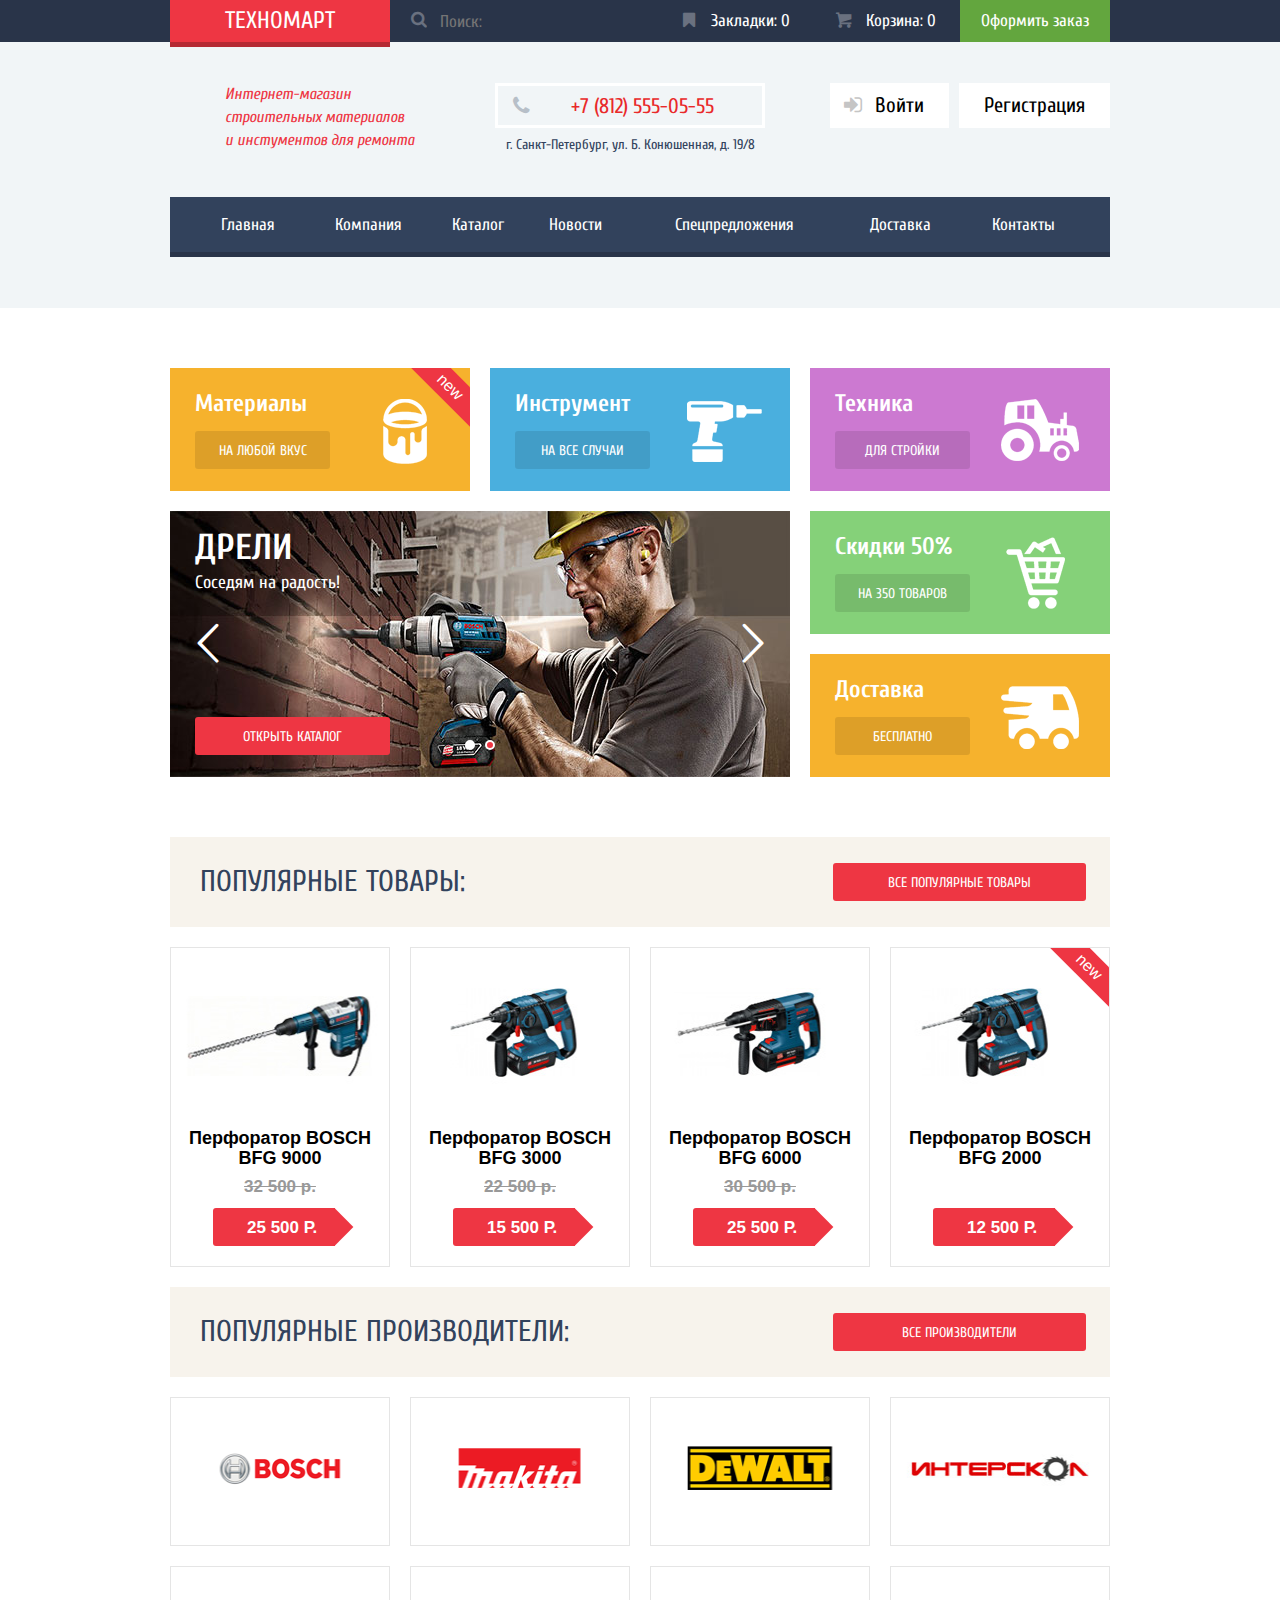
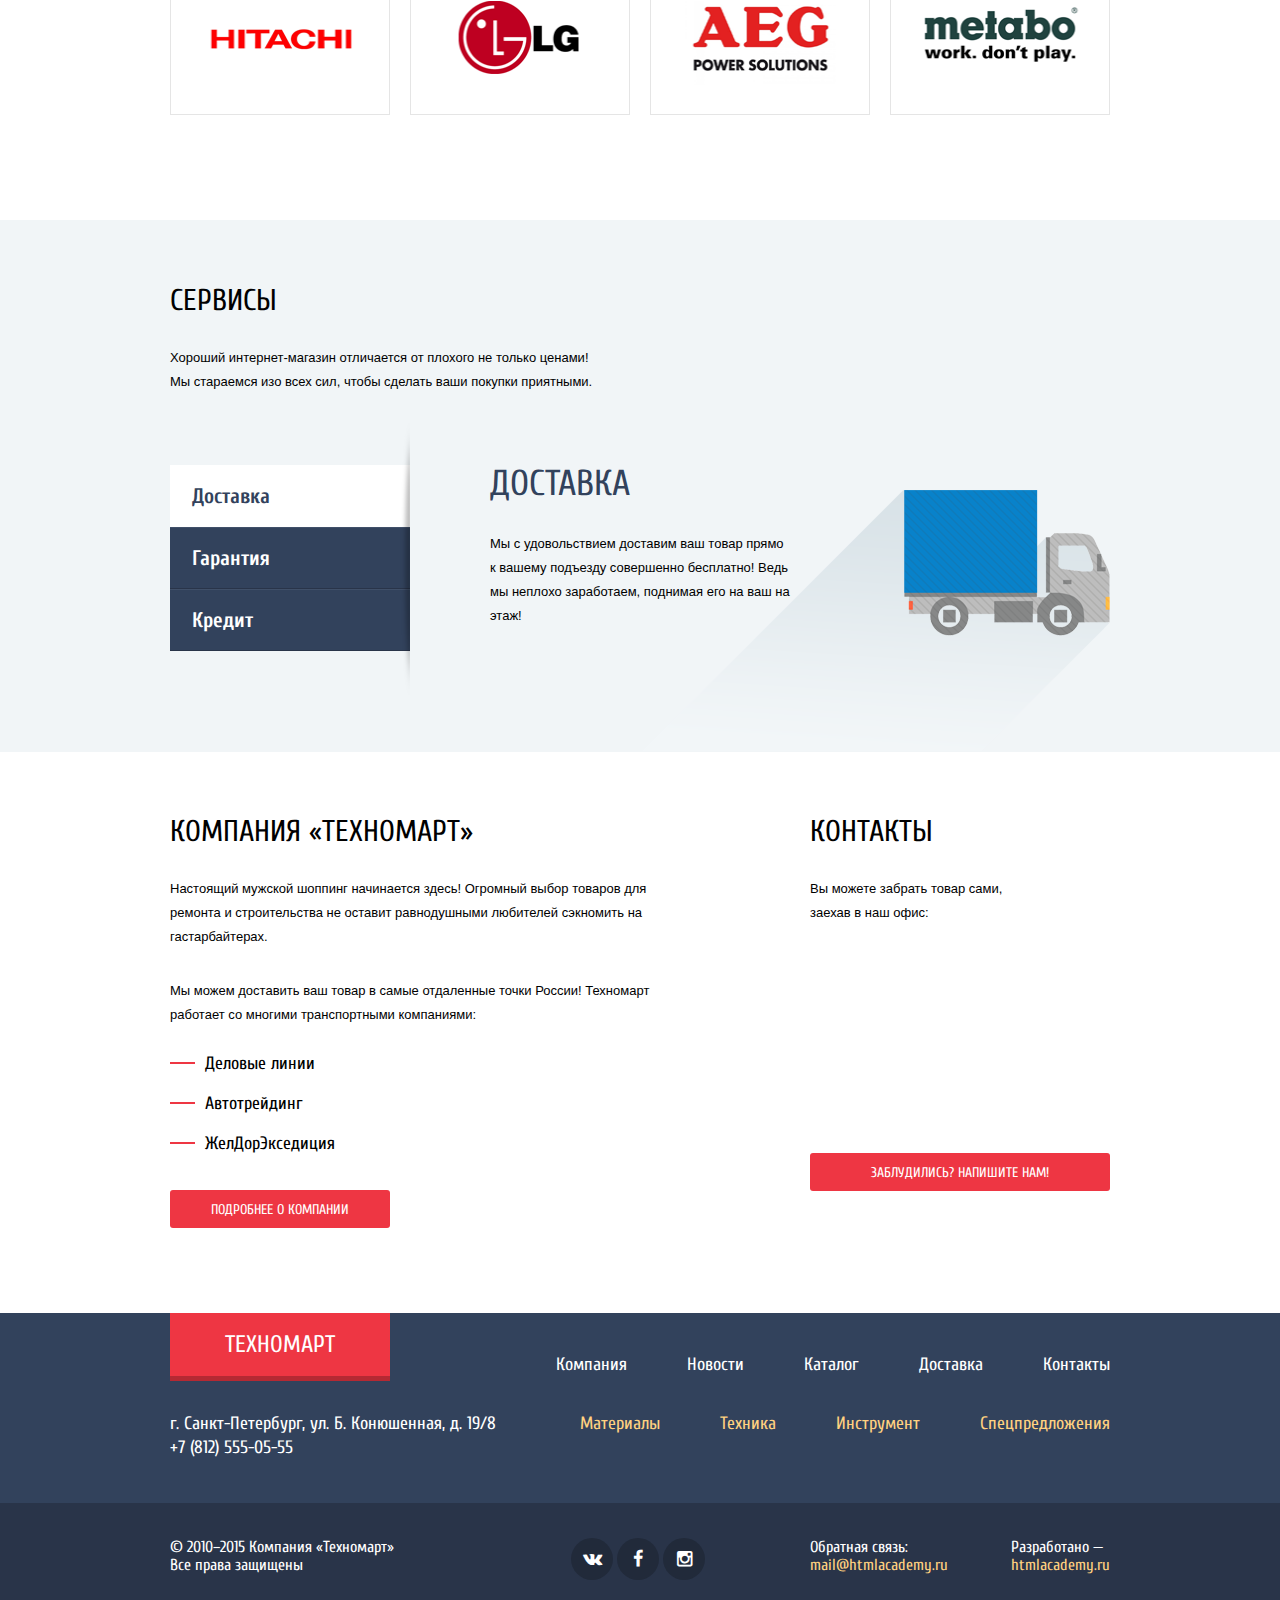
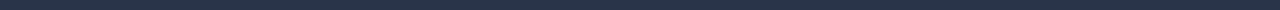
<file: index.html>
<!DOCTYPE html>
<html>
<head>
	<meta charset="utf-8">
	<title>ТЕХНОМАРТ</title>
	<link href='http://fonts.googleapis.com/css?family=Cuprum:400,400italic,700,700italic&amp;subset=latin,cyrillic' rel='stylesheet' type='text/css'>
	<link rel="stylesheet" href="css/normalize.css">
	<link rel="stylesheet" href="css/style.css">
</head>
<body>
	<header>
		<div class="blue-background">
			<div class="container clearfix">
				<a href="index.html" class="logo">Техномарт</a>
				<label class="search">
					<input type="search" placeholder="Поиск:">
					<i class="icon-search"></i>
				</label>
				<a href="#" class="empty-bookmark user-info"><i class="icon-bookmark"></i><span>Закладки: 0</span></a>
				<a href="#" class="empty-basket user-info"><i class="icon-basket"></i><span>Корзина: 0</span></a>
				<a href="#" class="order-btn"><span>Оформить заказ</span></a>
			</div>
		</div>
		<div class="grey-background">
			<div class="container">
				<div class="shop-info clearfix">	
					<div class="caption">
						Интернет-магазин
						строительных материалов<br>
						и инстументов для ремонта
					</div>
					<div class="contacts">
						<div class="phone"><i class="icon-phone"></i><span>+7 (812) 555-05-55</span></div>
						<div class="adress">г. Санкт-Петербург, ул. Б. Конюшенная, д. 19/8</div>
					</div>
					<div class="login-info">
						<a href="#" class="login btn"><i class="icon-login"></i><span>Войти</span></a>
						<a href="#" class="registration btn">Регистрация</a>
					</div>
				</div>
				<ul class="main-menu clearfix">
					<li><a href="index.html">Главная</a></li>
					<li><a href="#">Компания</a></li>
					<li><a href="catalog.html">Каталог</a></li>
					<li><a href="#">Новости</a></li>
					<li><a href="#">Спецпредложения</a></li>
					<li><a href="#">Доставка</a></li>
					<li><a href="#">Контакты</a></li>
				</ul>
			</div>
		</div>
	</header>

	<div class="white-background">
		<div class="container">
			<section class="features clearfix">
				<div class="features-item materials">
					<h4>Материалы</h4>
					<a href="#" class="btn">На любой вкус</a>
					<div class="new-item">new</div>
				</div>

				<div class="features-item tools">
					<h4>Инструмент</h4>
					<a href="#" class="btn">На все случаи</a>
				</div>

				<div class="features-item machinary">
					<h4>Техника</h4>
					<a href="#" class="btn">Для стройки</a>
				</div>

				<figure class="features-item slider">
					<i class="icon-left"></i>
					<i class="icon-right"></i>
					<div class="slides">
						<div class="slide">
							<img src="img/drill-picture.jpg" alt="Дрель" width="620" height="266">
							<h2>Дрели</h2>
							<p>Соседям на радость!</p>
						</div>
						<div class="slide">
							<img src="img/perforator-picture.jpg" alt="Дрель" width="620" height="266">
							<h2>Перфораторы</h2>
							<p>Настроящие мужские игрушки</p>
						</div>
					</div>
					<a href="#" class="btn">Открыть каталог</a>
					
				</figure>

				<div class="features-item sale">
					<h4>Скидки 50%</h4>
					<a href="#" class="btn">На 350 товаров</a>
				</div>

				<div class="features-item shipping">
					<h4>Доставка</h4>
					<a href="#" class="btn">Бесплатно</a>
				</div>
			</section>

			<section class="favorite-content">
				<div class="favorite-title clearfix">
					<h3>Популярные товары:</h3>
					<a href="#" class="btn">Все популярные товары</a>
				</div>
				<div class="item-cards clearfix">
					<article class="item-card">
						<div class="item-offer">
							<a href="#" class="item-buy"><i class="icon-basket"></i>Купить</a>
							<a href="#" class="item-bookmark">В закладки</a>
						</div>
						<a href="#"><img src="img/item-card-photo-1.jpg" alt="Фото товара" width="218" height="170"></a>
						<h5><a href="#">Перфоратор BOSCH<br>BFG 9000</a></h5>
						<div class="old-price">32 500 р.</div>
						<a href="#" class="btn">25 500 р.</a>
					</article>

					<article class="item-card">
						<div class="item-offer">
							<a href="#" class="item-buy"><i class="icon-basket"></i>Купить</a>
							<a href="#" class="item-bookmark">В закладки</a>
						</div>
						<a href="#"><img src="img/item-card-photo-2.jpg" alt="Фото товара" width="218" height="170"></a>
						<h5><a href="#">Перфоратор BOSCH<br>BFG 3000</a></h5>
						<div class="old-price">22 500 р.</div>
						<a href="#" class="btn">15 500 р.</a>
					</article>

					<article class="item-card">
						<div class="item-offer">
							<a href="#" class="item-buy"><i class="icon-basket"></i>Купить</a>
							<a href="#" class="item-bookmark">В закладки</a>
						</div>
						<a href="#"><img src="img/item-card-photo-3.jpg" alt="Фото товара" width="218" height="170"></a>
						<h5><a href="#">Перфоратор BOSCH<br>BFG 6000</a></h5>
						<div class="old-price">30 500 р.</div>
						<a href="#" class="btn">25 500 р.</a>
					</article>	

					<article class="item-card">
						<div class="item-offer">
							<a href="#" class="item-buy"><i class="icon-basket"></i>Купить</a>
							<a href="#" class="item-bookmark">В закладки</a>
						</div>
						<a href="#"><img src="img/item-card-photo-4.jpg" alt="Фото товара" width="218" height="170"></a>
						<h5><a href="#">Перфоратор BOSCH<br>BFG 2000</a></h5>
						<a href="#" class="btn">12 500 р.</a>
						<div class="new-item">new</div>
					</article>				
				</div>

				<div class="favorite-title  clearfix">
					<h3>Популярные производители:</h3>
					<a href="#" class="btn">Все производители</a>
				</div>
				<div class="item-brands clearfix">
					<a href="#" class="favorite-brand bosh"><img src="img/bosch-logo.png" alt="Лого Bosch" width="218" height="145"></a>
					<a href="#" class="favorite-brand makita"><img src="img/makita-logo.png" alt="Лого Makita" width="218" height="145"></a>
					<a href="#" class="favorite-brand dewalt"><img src="img/dewalt-logo.png" alt="Лого Dewalt" width="218" height="145"></a>
					<a href="#" class="favorite-brand interskol"><img src="img/interskol-logo.png" alt="Лого Интерскол" width="218" height="145"></a>
					<a href="#" class="favorite-brand hitachi"><img src="img/hitachi-logo.png" alt="Лого Hitachi" width="218" height="145"></a>
					<a href="#" class="favorite-brand lg"><img src="img/lg-logo.png" alt="Лого LG" width="218" height="145"></a>
					<a href="#" class="favorite-brand aeg"><img src="img/aeg-logo.png" alt="Лого AEG" width="218" height="145"></a>
					<a href="#" class="favorite-brand metabo"><img src="img/metabo-logo.png" alt="Лого Metabo" width="218" height="145"></a>
				</div>
			</section>
		</div>
	</div>

	<div class="grey-background">
		<section class="services container">
			<h3>Сервисы</h3>
			<p>
				Хороший интернет-магазин отличается от плохого не только ценами!<br>
				Мы стараемся изо всех сил, чтобы сделать ваши покупки приятными.
			</p>
			<div class="services-slider clearfix">
				<div class="services-menu">
					<a href="#" class="active-tab">Доставка</a>	
					<a href="#" class="unactive-tab">Гарантия</a>	
					<a href="#" class="unactive-tab">Кредит</a>	
				</div>
				<div class="service-description">
					<div class="delivery">
						<h2>Доставка</h2>
						<p>
							Мы с удовольствием доставим ваш товар прямо 
							к вашему подъезду совершенно бесплатно!
							Ведь мы неплохо заработаем, 
							поднимая его на ваш на этаж!
						</p>
					</div>
					<div class="garantie">
						<h2>Гарантия</h2>
						<p>
							Если купленный у нас товар поломается или заискрит, 
							а также в случае пожара, спровоцированного его возгаранием,  вы всегда можете быть уверены в нашей гарантии. Мы обменяем сгоревший товар на новый. 
							Дом уж восстановите как-нибудь сами.
						</p>
					</div>
					<div class="credit">
						<h2>Кредит</h2>
						<p>
							Залезть в долговую яму стало проще! 
							Кредитные консультанты придут вам на помощь.
						</p>
						<a href="#" class="btn">Отправить заявку</a>
					</div>
				</div>
			</div>
		</section>
	</div>

	<div class="white-background">
		<section class="about-company container clearfix">
			<div class="company-description">
				<h3>Компания «Техномарт»</h3>
				<p>
					Настоящий мужской шоппинг начинается здесь! Огромный выбор товаров для ремонта и строительства не оставит равнодушными любителей сэкномить на гастарбайтерах.
				</p>
				<p>
					Мы можем доставить ваш товар в самые отдаленные точки России!
					Техномарт работает со многими транспортными компаниями: 
				</p>
				<ul class="shipping-companies-brands">
					<li>Деловые линии</li>
					<li>Автотрейдинг</li>
					<li>ЖелДорЭкседиция</li>
				</ul>
				<a href="#" class="btn">Подробнее о компании</a>
			</div>

			<div class="company-contacts">
				<h3>Контакты</h3>
				<p>
					Вы можете забрать товар сами,<br>заехав в наш офис:
				</p>
				<div class="map-container">
					<div id="yandex-map"></div>
					<div class="map" id="modal-map"><div class="close-btn"></div></div>
				</div>
				<a href="#" class="btn">Заблудились? Напишите нам!</a>
			</div>
		</section>
	</div>

	<footer>
		<div class="light-blue-background">
			<div class="container">
				<div class="first-line-footer clearfix">
					<a href="index.html" class="logo">Техномарт</a>
					<ul class="footer-menu">
						<li><a href="#">Компания</a></li>
						<li><a href="#">Новости</a></li>
						<li><a href="catalog.html">Каталог</a></li>
						<li><a href="#">Доставка</a></li>
						<li><a href="#">Контакты</a></li>
					</ul>
				</div>
				<div class="second-line-footer clearfix">
					<p>
						г. Санкт-Петербург, ул. Б. Конюшенная, д. 19/8<br>
						+7 (812) 555-05-55
					</p>
						<ul class="footer-features-menu">
							<li><a href="#">Материалы</a></li>
							<li><a href="#">Техника</a></li>
							<li><a href="#">Инструмент</a></li>
							<li><a href="#">Спецпредложения</a></li>
						</ul>
				</div>
			</div>
		</div>
		<div class="blue-background">
			<div class="third-line-footer container clearfix">
				<p class="company-copyright">
					© 2010–2015 Компания «Техномарт»<br>
					Все права защищены
				</p>

				<div class="social">
					<a href="#" class="icon-vk">vk</a>
					<a href="#" class="icon-facebook">fb</a>
					<a href="#" class="icon-instagramm">i</a>
				</div>

				<div class="email">
					Обратная связь:<br>
					<a href="#">mail@htmlacademy.ru</a>				
				</div>

				<div class="developer-copyright">
					Разработано —<br>
					<a href="https://htmlacademy.ru/">htmlacademy.ru</a>
				</div>
			</div>
		</div>
	</footer>

	<div class="modal-basket-add">
		<div class="notice">
			Товар добавлен в корзину!
		</div>
		<div class="modal-buttons">
			<a href="#" class="btn finish">Оформить заказ</a>
			<a href="#" class="btn continue">Продолжить покупки</a>
		</div>
		<div class="close-btn"></div>
	</div>

	<div class="modal-form">
		<form action="#" method="post">
			<div class="form-info">
				<div class="name">
					<label for="name">Ваше имя:</label>
					<input type="text" placeholder="Представьтесь, пожалуйста" id="name">
				</div>	

				<div class="email">
					<label for="email">Ваш e-mail:</label>
					<input type="text" placeholder="Для отправки ответа" id="email">
				</div>
				<div class="clearfix"></div>
				
				<div class="text">
					<label for="text">Текст письма:</label>
					<textarea placeholder="В свободной форме" id="text"></textarea>
				</div>
			</div>
		
			<div class="modal-buttons">
				<button type="submit" href="#" class="btn finish">Отправить</button>
				<button href="#" class="btn continue">Отмена</button>
			</div>
		</form>

		<div class="close-btn"></div>
	</div>
	<script type="text/javascript" src="js/script.js"></script>
	<script type="text/javascript" charset="utf-8" src="https://api-maps.yandex.ru/services/constructor/1.0/js/?sid=2ynwY6FFTmbDoRfqrXriylzxe4vF7v-P&id=yandex-map"></script>
	<script type="text/javascript" charset="utf-8" src="https://api-maps.yandex.ru/services/constructor/1.0/js/?sid=2ynwY6FFTmbDoRfqrXriylzxe4vF7v-P&id=modal-map"></script>
</body>
</html>
</file>
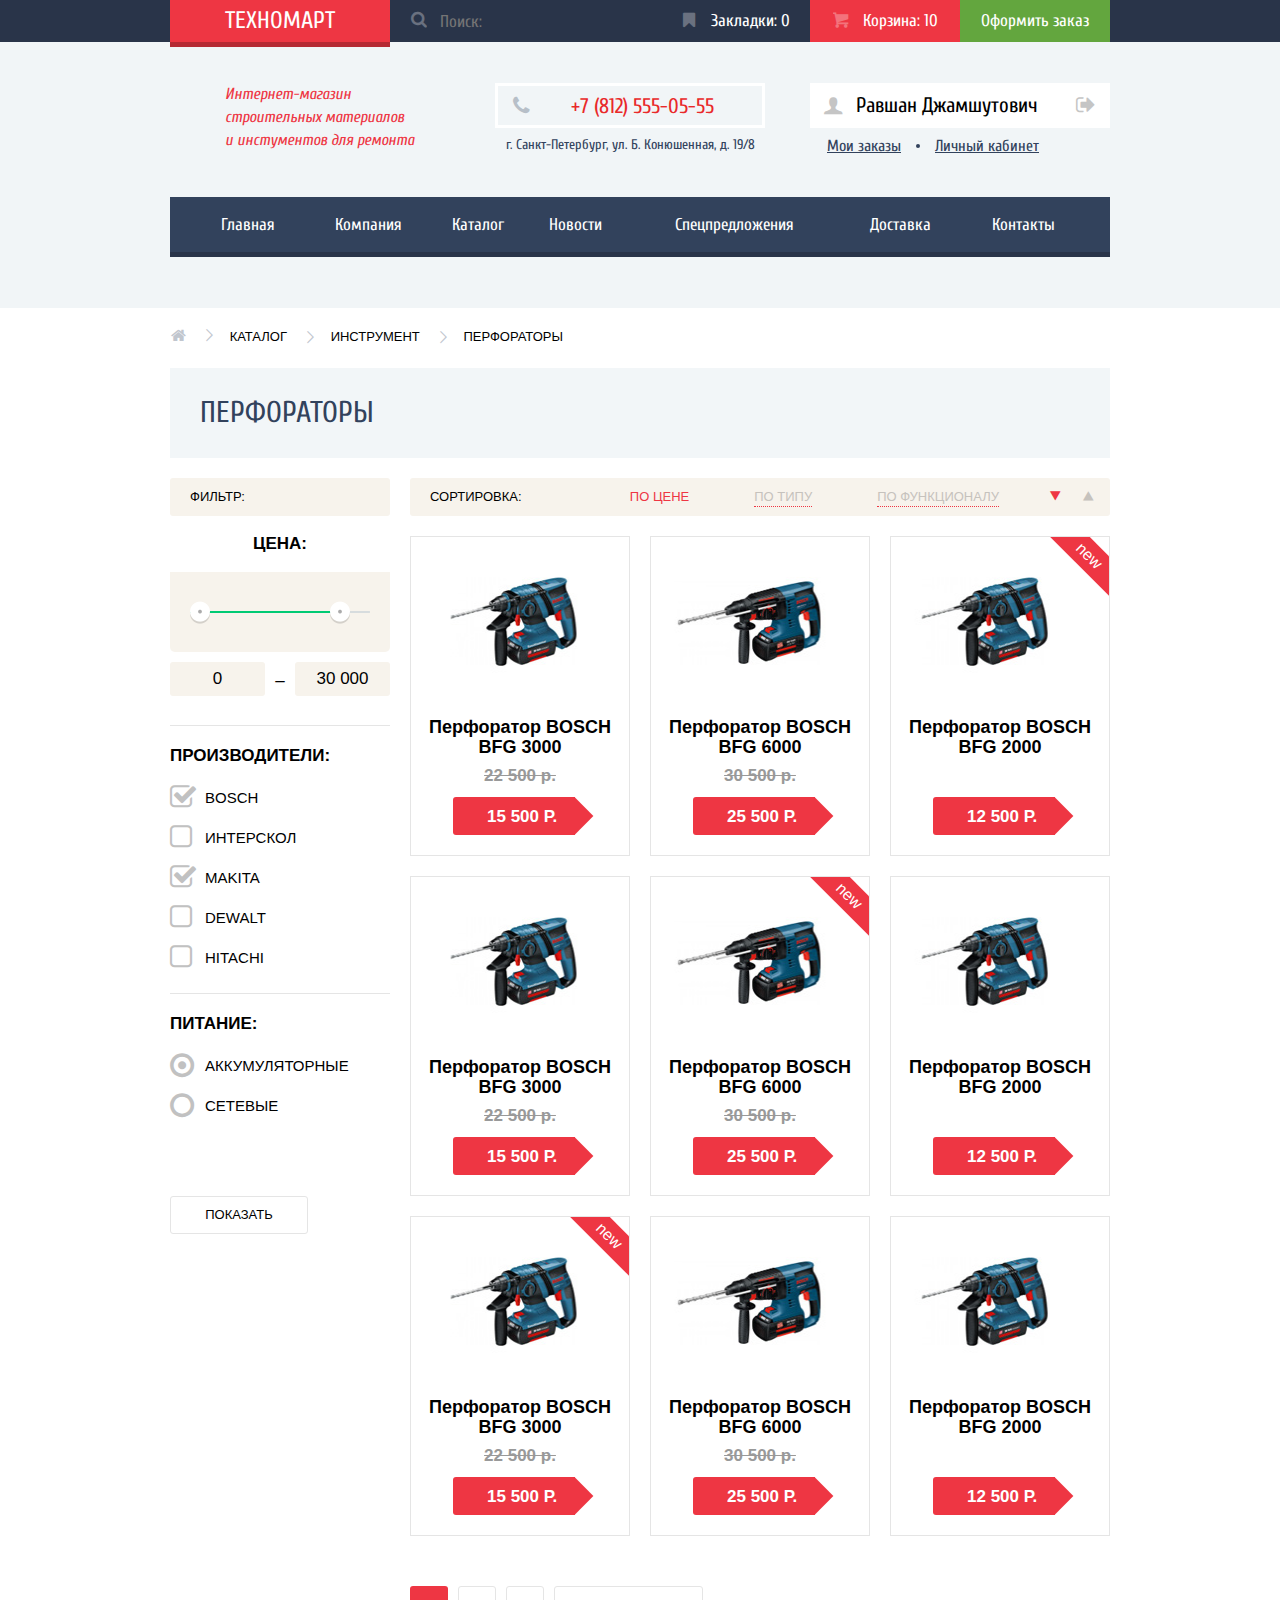
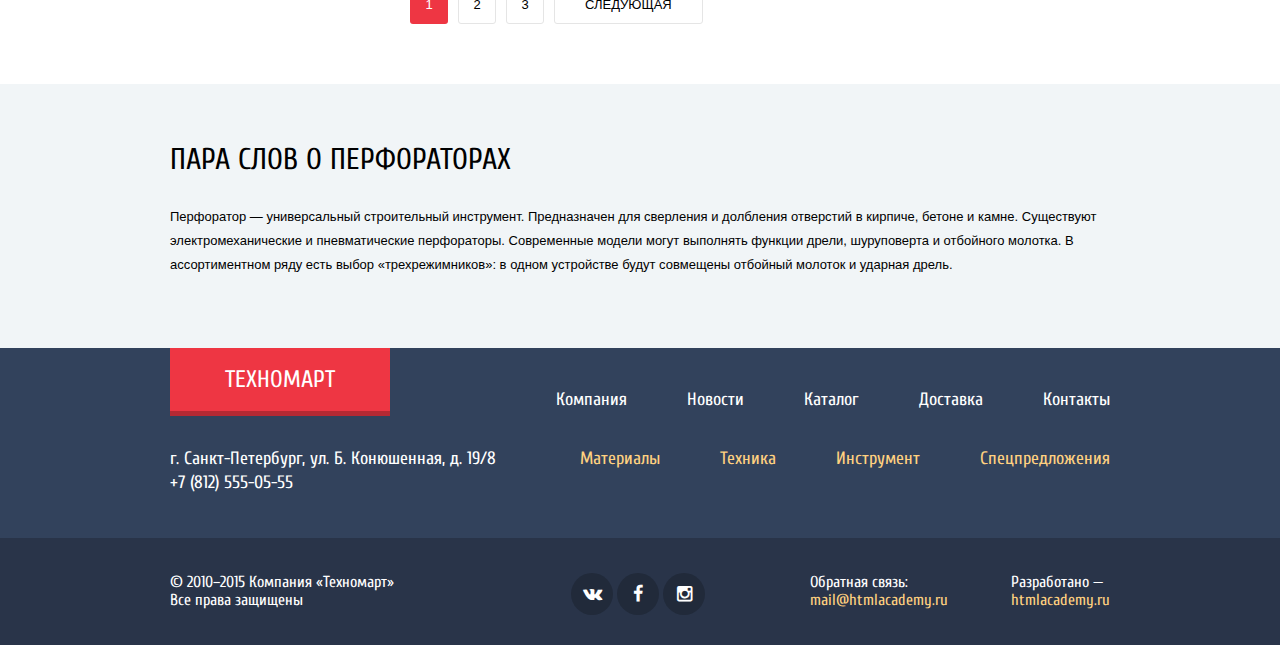
<file: catalog.html>
<!DOCTYPE html>
<html>
<head>
	<meta charset="utf-8">
	<title>ТЕХНОМАРТ</title>
	<link href='http://fonts.googleapis.com/css?family=Cuprum:400,400italic,700,700italic&amp;subset=latin,cyrillic' rel='stylesheet' type='text/css'>
	<link rel="stylesheet" href="css/normalize.css">
	<link rel="stylesheet" href="css/style.css">
</head>
<body>
	<header>
		<div class="blue-background">
			<div class="container clearfix">
				<a href="index.html" class="logo">Техномарт</a>
				<label class="search">
					<input type="search" placeholder="Поиск:">
					<i class="icon-search"></i>
				</label>
				<a href="#" class="empty-bookmark user-info"><i class="icon-bookmark"></i><span>Закладки: 0</span></a>
				<a href="#" class="filled-basket user-info"><i class="icon-basket"></i><span>Корзина: 10</span></a>
				<a href="#" class="order-btn"><span>Оформить заказ</span></a>
			</div>
		</div>
		<div class="grey-background">
			<div class="container">
				<div class="shop-info clearfix">	
					<div class="caption">
						Интернет-магазин
						строительных материалов<br>
						и инстументов для ремонта
					</div>
					<div class="contacts">
						<div class="phone"><i class="icon-phone"></i><span>+7 (812) 555-05-55</span></div>
						<div class="adress">г. Санкт-Петербург, ул. Б. Конюшенная, д. 19/8</div>
					</div>
					<div class="login-info">
						<div class="user-btn">
							<a href="#" class="user"><i class="icon-user"></i>Равшан Джамшутович</a>
							<a href="#" class="icon-logout"></a>
						</div>
						<ul class="user-menu">
							<li><a href="#">Мои заказы</a></li>
							<li><a href="#">Личный кабинет</a></li>
						</ul>
					</div>
				</div>
				<ul class="main-menu">
					<li><a href="index.html">Главная</a></li>
					<li><a href="#">Компания</a></li>
					<li><a href="catalog.html">Каталог</a></li>
					<li><a href="#">Новости</a></li>
					<li><a href="#">Спецпредложения</a></li>
					<li><a href="#">Доставка</a></li>
					<li><a href="#">Контакты</a></li>
				</ul>
			</div>
		</div>
	</header>
	
	<div class="white-background">
		<div class="container clearfix">
			<div class="breadcrumbs">
				<a href="#" class="home"><i class="icon-home"></i>Домой</a>
				<a href="#">Каталог</a>
				<a href="#">Инструмент</a>
				<span>Перфораторы</span>
			</div>

			<h1 class="section-title">Перфораторы</h1>

			<form class="item-filter" action="#" method="post">
				<div class="filter-title">
					<h6>Фильтр:</h6>
				</div>

				<div class="price-filter clearfix">
					<h5>Цена:</h5>
					<div class="slide-bar"></div>
					<input type="text" class="min-price" name="min-price" value="0">
					<span>–</span>
					<input type="text" class="max-price" name="max-price" value="30 000">
				</div>

				<div class="brand-filter">
					<h5>Производители:</h5>
					<input type="checkbox" name="brand" checked id="bosh"><label for="bosh">Bosch</label>
					<input type="checkbox" name="brand" id="interscol"><label for="interscol">Интерскол</label>
					<input type="checkbox" name="brand" checked id="makita"><label for="makita">Makita</label>
					<input type="checkbox" name="brand" id="dewalt"><label for="dewalt">Dewalt</label>
					<input type="checkbox" name="brand" id="hitachi"><label for="hitachi">Hitachi</label>
				</div>

				<div class="type-filter">
					<h5>Питание:</h5>
					<input type="radio" checked name="type" id="accumulator"><label for="accumulator">Аккумуляторные</label>
					<input type="radio" name="type" id="wired"><label for="wired">Сетевые</label>
				</div>

				<button type="submit" class="filter-submit">Показать</button>
			</form>

			<div class="item-content">
				<div class="sort-title clearfix">
					<h6>Сортировка:</h6>
					<a href="#" class="arrow icon-up-dir">Вниз</a>
					<a href="#" class="arrow  icon-down-dir active">Вверх</a>
					<a href="#" class="sort-by-functions">По функционалу</a>
					<a href="#" class="sort-by-type">По типу</a>
					<a href="#" class="sort-by-price active">По цене</a>
				</div>

				<div class="item-cards-content clearfix">
					<article class="item-card">
						<div class="item-offer">
							<a href="#" class="item-buy"><i class="icon-basket"></i>Купить</a>
							<a href="#" class="item-bookmark">В закладки</a>
						</div>
						<a href="#"><img src="img/item-card-photo-2.jpg" alt="Фото товара" width="218" height="170"></a>
						<h5><a href="#">Перфоратор BOSCH<br>BFG 3000</a></h5>
						<div class="old-price">22 500 р.</div>
						<a href="#" class="btn">15 500 р.</a>
					</article>

					<article class="item-card">
						<div class="item-offer">
							<a href="#" class="item-buy"><i class="icon-basket"></i>Купить</a>
							<a href="#" class="item-bookmark">В закладки</a>
						</div>
						<a href="#"><img src="img/item-card-photo-3.jpg" alt="Фото товара" width="218" height="170"></a>
						<h5><a href="#">Перфоратор BOSCH<br>BFG 6000</a></h5>
						<div class="old-price">30 500 р.</div>
						<a href="#" class="btn">25 500 р.</a>
					</article>

					<article class="item-card">
						<div class="item-offer">
							<a href="#" class="item-buy"><i class="icon-basket"></i>Купить</a>
							<a href="#" class="item-bookmark">В закладки</a>
						</div>
						<a href="#"><img src="img/item-card-photo-4.jpg" alt="Фото товара" width="218" height="170"></a>
						<h5><a href="#">Перфоратор BOSCH<br>BFG 2000</a></h5>
						<a href="#" class="btn">12 500 р.</a>
						<div class="new-item">new</div>
					</article>

					<article class="item-card">
						<div class="item-offer">
							<a href="#" class="item-buy"><i class="icon-basket"></i>Купить</a>
							<a href="#" class="item-bookmark">В закладки</a>
						</div>
						<a href="#"><img src="img/item-card-photo-2.jpg" alt="Фото товара" width="218" height="170"></a>
						<h5><a href="#">Перфоратор BOSCH<br>BFG 3000</a></h5>
						<div class="old-price">22 500 р.</div>
						<a href="#" class="btn">15 500 р.</a>
					</article>

					<article class="item-card">
						<div class="item-offer">
							<a href="#" class="item-buy"><i class="icon-basket"></i>Купить</a>
							<a href="#" class="item-bookmark">В закладки</a>
						</div>
						<a href="#"><img src="img/item-card-photo-3.jpg" alt="Фото товара" width="218" height="170"></a>
						<h5><a href="#">Перфоратор BOSCH<br>BFG 6000</a></h5>
						<div class="old-price">30 500 р.</div>
						<a href="#" class="btn">25 500 р.</a>
						<div class="new-item">new</div>
					</article>

					<article class="item-card">
						<div class="item-offer">
							<a href="#" class="item-buy"><i class="icon-basket"></i>Купить</a>
							<a href="#" class="item-bookmark">В закладки</a>
						</div>
						<a href="#"><img src="img/item-card-photo-4.jpg" alt="Фото товара" width="218" height="170"></a>
						<h5><a href="#">Перфоратор BOSCH<br>BFG 2000</a></h5>
						<a href="#" class="btn">12 500 р.</a>
					</article>

					<article class="item-card">
						<div class="item-offer">
							<a href="#" class="item-buy"><i class="icon-basket"></i>Купить</a>
							<a href="#" class="item-bookmark">В закладки</a>
						</div>
						<a href="#"><img src="img/item-card-photo-2.jpg" alt="Фото товара" width="218" height="170"></a>
						<h5><a href="#">Перфоратор BOSCH<br>BFG 3000</a></h5>
						<div class="old-price">22 500 р.</div>
						<a href="#" class="btn">15 500 р.</a>
						<div class="new-item">new</div>
					</article>

					<article class="item-card">
						<div class="item-offer">
							<a href="#" class="item-buy"><i class="icon-basket"></i>Купить</a>
							<a href="#" class="item-bookmark">В закладки</a>
						</div>
						<a href="#"><img src="img/item-card-photo-3.jpg" alt="Фото товара" width="218" height="170"></a>
						<h5><a href="#">Перфоратор BOSCH<br>BFG 6000</a></h5>
						<div class="old-price">30 500 р.</div>
						<a href="#" class="btn">25 500 р.</a>
					</article>

					<article class="item-card">
						<div class="item-offer">
							<a href="#" class="item-buy"><i class="icon-basket"></i>Купить</a>
							<a href="#" class="item-bookmark">В закладки</a>
						</div>
						<a href="#"><img src="img/item-card-photo-4.jpg" alt="Фото товара" width="218" height="170"></a>
						<h5><a href="#">Перфоратор BOSCH<br>BFG 2000</a></h5>
						<a href="#" class="btn">12 500 р.</a>
					</article>
				</div>

				<div class="pagination">
						<div class="current-page-number">1</div>
						<a href="#">2</a>
						<a href="#">3</a>
						<a href="#" class="next-page-btn">Следующая</a>
					</div>

			</div>
		</div>
	</div>

	<div class="grey-background">
		<div class="container item-description">
			<h2>Пара слов о перфораторах</h2>
			<p>
				Перфоратор — универсальный строительный инструмент. Предназначен для сверления и долбления отверстий в кирпиче, бетоне и камне. Существуют электромеханические и пневматические перфораторы. Современные модели могут выполнять функции дрели, шуруповерта и отбойного молотка. В ассортиментном ряду есть выбор «трехрежимников»: в одном устройстве будут совмещены отбойный молоток и ударная дрель.
			</p>
		</div>
	</div>

	<footer>
		<div class="light-blue-background">
			<div class="container">
				<div class="first-line-footer clearfix">
					<a href="index.html" class="logo">Техномарт</a>
					<ul class="footer-menu">
						<li><a href="#">Компания</a></li>
						<li><a href="#">Новости</a></li>
						<li><a href="catalog.html">Каталог</a></li>
						<li><a href="#">Доставка</a></li>
						<li><a href="#">Контакты</a></li>
					</ul>
				</div>
				<div class="second-line-footer clearfix">
					<p>
						г. Санкт-Петербург, ул. Б. Конюшенная, д. 19/8<br>
						+7 (812) 555-05-55
					</p>
						<ul class="footer-features-menu">
							<li><a href="#">Материалы</a></li>
							<li><a href="#">Техника</a></li>
							<li><a href="#">Инструмент</a></li>
							<li><a href="#">Спецпредложения</a></li>
						</ul>
				</div>
			</div>
		</div>
		<div class="blue-background">
			<div class="third-line-footer container clearfix">
				<p class="company-copyright">
					© 2010–2015 Компания «Техномарт»<br>
					Все права защищены
				</p>

				<div class="social">
					<a href="#" class="icon-vk">vk</a>
					<a href="#" class="icon-facebook">fb</a>
					<a href="#" class="icon-instagramm">i</a>
				</div>

				<div class="email">
					Обратная связь:<br>
					<a href="#">mail@htmlacademy.ru</a>				
				</div>

				<div class="developer-copyright">
					Разработано —<br>
					<a href="https://htmlacademy.ru/">htmlacademy.ru</a>
				</div>
			</div>
		</div>
	</footer>

	<div class="modal-basket-add">
		<div class="notice">
			Товар добавлен в корзину!
		</div>
		<div class="modal-buttons">
			<a href="#" class="btn finish">Оформить заказ</a>
			<a href="#" class="btn continue">Продолжить покупки</a>
		</div>
		<div class="close-btn"></div>
	</div>
	<script type="text/javascript" src="js/script.js"></script>
</body>
</html>
</file>
<file: css/style.css>
@charset "UTF-8";

 @font-face {
  font-family: 'symbols-technomart';
  src: url('../font/symbols-technomart.eot?22619757');
  src: url('../font/symbols-technomart.eot?22619757#iefix') format('embedded-opentype'),
       url('../font/symbols-technomart.woff?22619757') format('woff'),
       url('../font/symbols-technomart.ttf?22619757') format('truetype'),
       url('../font/symbols-technomart.svg?22619757#symbols-technomart') format('svg');
  font-weight: normal;
  font-style: normal;
}
/* Chrome hack: SVG is rendered more smooth in Windozze. 100% magic, uncomment if you need it. */
/* Note, that will break hinting! In other OS-es font will be not as sharp as it could be */
/*
@media screen and (-webkit-min-device-pixel-ratio:0) {
  @font-face {
    font-family: 'symbols-technomart';
    src: url('../font/symbols-technomart.svg?22619757#symbols-technomart') format('svg');
  }
}
*/
 
 [class^="icon-"]:before, [class*=" icon-"]:before {
  font-family: "symbols-technomart";
  font-style: normal;
  font-weight: normal;
  speak: none;
 
  display: inline-block;
  text-decoration: inherit;
  width: 1em;
  margin-right: .2em;
  text-align: center;
  /* opacity: .8; */
 
  /* For safety - reset parent styles, that can break glyph codes*/
  font-variant: normal;
  text-transform: none;
     
  /* fix buttons height, for twitter bootstrap */
  line-height: 1em;
 
  /* Animation center compensation - margins should be symmetric */
  /* remove if not needed */
  margin-left: .2em;
 
  /* you can be more comfortable with increased icons size */
  /* font-size: 120%; */
 
  /* Uncomment for 3D effect */
  /* text-shadow: 1px 1px 1px rgba(127, 127, 127, 0.3); */
}
 
.icon-left:before { content: '\3c'; } /* '&lt;' */
.icon-right:before { content: '\3e'; } /* '&gt;' */
.icon-basket:before { content: '\62'; } /* 'b' */
.icon-facebook:before { content: '\66'; } /* 'f' */
.icon-twitter:before { content: '\74'; } /* 't' */
.icon-vk:before { content: '\76'; } /* 'v' */
.icon-up:before { content: '\2c4'; } /* '˄' */
.icon-down:before { content: '\2c5'; } /* '˅' */
.icon-left-big:before { content: '\2190'; } /* '←' */
.icon-right-big:before { content: '\2192'; } /* '→' */
.icon-login:before { content: '\2386'; } /* '⎆' */
.icon-logout:before { content: '\241b'; } /* '␛' */
.icon-up-dir:before { content: '\25b2'; } /* '▲' */
.icon-down-dir:before { content: '\25bc'; } /* '▼' */
.icon-circle:before { content: '\25cb'; } /* '○' */
.icon-circle-dot:before { content: '\25cf'; } /* '●' */
.icon-star:before { content: '\2605'; } /* '★' */
.icon-check-off:before { content: '\2610'; } /* '☐' */
.icon-check-on:before { content: '\2611'; } /* '☑' */
.icon-youtube:before { content: '\f39e'; } /* '' */
.icon-home:before { content: '🏠'; } /* '\1f3e0' */
.icon-user:before { content: '👨'; } /* '\1f468' */
.icon-phone:before { content: '📞'; } /* '\1f4de' */
.icon-instagramm:before { content: '📷'; } /* '\1f4f7' */
.icon-search:before { content: '🔍'; } /* '\1f50d' */
.icon-bookmark:before { content: '🔖'; } /* '\1f516' */

body{
	font-size: 13px;
	line-height: 24px;
	color: black;
	font-weight: normal;
	font-family: "PT Sans", "Arial", sans-serif;
	padding: 0;
	margin: 0;
}

h2{
	font-size: 36px;
	line-height: 30px;
	font-family: Cuprum, sans-serif;
	text-transform: uppercase;
}

h3{
	font-size: 30px;
	line-height: 30px;
	margin-top: 65px;
	margin-bottom: 30px;
	font-weight: normal;
	font-family: Cuprum, sans-serif;
	text-transform: uppercase;
}

.clearfix::after{
	content: '';
	display: table;
	clear: both;
	width: 100%;
	height: 0;
}

.container{
	width: 940px;
	padding: 0 10px;
	margin: 0 auto;
}

.btn{
	display: inline-block;
}

/*--------хэдер----------*/

header{
	font-family: 'Cuprum', sans-serif;
}

header a{
	color: white;
	text-decoration: none;
}

.blue-background{
	background: #293449;
	color: white;
}

.logo{
	float: left;
	display: block;
	width: 210px;
	padding: 8px 5px;
	background: #ee3643;
	box-shadow: 0 5px 0 #b52933;
	font-family: 'Cuprum', sans-serif;
	font-size: 24px;
	line-height: 26px;
	text-align: center;
	text-transform: uppercase;
	color: white;
	text-decoration: none;
}

.logo:hover{
	background: #ca2c37;
	box-shadow: 0 5px 0 #9a212a;
}

.logo:active{
	background: #ba2732;
	box-shadow: 0 5px 0 #8e1e26;
}

.search{
	position: relative;
	display: block;
	float: left;
}

.search input[type="search"]{
	display: block;
	width: 215px;
	padding-left: 50px;
	padding-right: 5px;
	padding-top: 0;
	padding-bottom: 0;
	font-size: 17px;
	height: 42px;
	line-height: 18px;
	background: #293449;
	outline: none;
	border: none;
}

.search input[type="search"]:hover{
	background: #212a3a;
}

.search input[type="search"]:hover + .icon-search{
	opacity: 1;
}

.search input[type="search"]:focus{
	background: white;
	color: black;
}

.search input[type="search"]:focus + .icon-search{
	color: #ee3643;
	opacity: 1;
}

.search .icon-search{
	position: absolute;
	display: block;
	top: 8px;
	left: 17px;
	opacity: .3;
	font-size: 17px;
}

.search:active{
	background: white;
}

.user-info{
	float: left;
	display: block;
	width: 140px;
	font-size: 17px;
	line-height: 18px;
	text-align: center;
	padding: 12px 5px;
}

.user-info:hover{
	background: #212a3a;
}

.user-info:hover i::before{
	opacity: 1;
}

.user-info:active span{
	opacity: .6;
}

.user-info:active i::before{
	opacity: .6;
}

.user-info:active{
	background: #161d29;
}

.user-info i::before{
	padding-right: 14px;
	opacity: .3;
	margin: 0;
}

.user-info[class^="filled-"]{
	background: #ee3643;
}

.user-info[class^="filled-"]:hover{
	background: #ca2c37;
}

.user-info[class^="filled-"]:active{
	background: #ba2732;
}

.order-btn{
	float: right;
	display: block;
	width: 150px;
	background: #63a63e;
	text-align: center;
	font-size: 17px;
	line-height: 18px;
	padding-top: 12px;
	padding-bottom: 12px;
}

.order-btn:hover{
	background: #5fbb2d
}

.order-btn:active{
	background: #518534;
}

.order-btn:active span{
	opacity: .6;
}

.grey-background{
	background: #f1f5f7;
	border: 1px solid #f1f5f7;
}

.shop-info{
	margin-top: 40px;
}

.caption{
	float: left;
	width: 195px;
	margin-left: 55px;
	margin-bottom: 40px;
	font-size: 16px;
	line-height: 23px;
	color: #ee3643;
	font-style: italic;
}

.contacts{
	float: left;
	margin-left: 75px;
	margin-bottom: 40px;
	width: 270px;
}

.phone{
	border: 3px solid white;
	padding-top: 9px;
	padding-bottom: 4px;
}

.phone span{
	font-size: 21px;
	line-height: 21px;
	padding-left: 40px;
	color: #e9292a;
}

.phone .icon-phone:before{
	font-size: 21px;
	line-height: 21px;
	color: #b7bfc8;
	padding-left: 12px;
	margin: 0;
}

.adress{
	font-size: 14px;
	line-height: 24px;
	color: #32425c;
	text-align: center;
	margin-top: 5px;
}

.login-info{
	float: right;
	font-size: 0;
	margin-bottom: 40px;
}

.login-info .btn{
	color: black;
	font-size: 21px;
	line-height: 21px;
	background: white;
	padding-top: 12px;
	padding-bottom: 12px;
}

.login-info .btn:hover{
	color: #ee3643;
}

.login-info .btn:active{
	color: #c5c5c5;
}

.login .icon-login:before{
	line-height: 20px;
	color: #c5c5c5;
	padding: 0 12px;
	margin: 0;
}

.login-info .btn:hover .icon-login::before{
	color: #32425c;
}

.login-info .btn:active .icon-login::before{
	color: #c5c5c5;
}

.login span{
	padding-right: 25px;
}

.login{
	margin-right: 10px;
}

.registration{
	padding: 0 25px;
}

.login-info .user-btn{
	width: 300px;
	color: black;
	font-size: 21px;
	line-height: 21px;
	background: white;
	padding-top: 12px;
	padding-bottom: 12px;
}

.user{
	font-size: 21px;
	color: black;
	text-decoration: none;
}

.user .icon-user::before{
	font-size: 18px;
	color: #c5c5c5;
	margin: 0;
	padding: 0 14px;
}

.user-btn .icon-logout::before{
	float: right;
	font-size: 21px;
	line-height: 20px;
	color: #c5c5c5;
	margin: 0;
	padding: 0 14px;
}

.user:hover i::before{
	color: #32425c;
}

.user:active{
	color: #c5c5c5;
}

.user:active i::before{
	color: #c5c5c5;
}

.user-btn .icon-logout:hover::before{
	color: #32425c;
}

.user-btn .icon-logout:active::before{
	color: #c5c5c5;
}

.user-menu{
	margin-top: 10px;
	padding: 0;
	font-size: 16px;
	line-height: 16px;
	list-style: none;
}

.user-menu li{
	float: left;
	padding-left: 17px;
	padding-right: 17px;
	position: relative;
}

.user-menu a{
	color: #32425c;
	text-decoration: underline;
}

.user-menu a:hover{
	color: #ee3643;
}

.user-menu a:active{
	color: #c5c5c5;
}

.user-menu li:after{
	content: "";
	position: absolute;
	top: 6px;
	right: -2px;
	background: #32425c;
	width: 4px;
	height: 4px;
	border-radius: 50%;
}

.user-menu li:last-child:after{
	display: none;
}

.main-menu{
	display: table;
	margin-top: 0;
	margin-bottom: 55px;
	background: #32425c;
	box-shadow: 0 5px 0 #293449;
	width: 940px;
	padding: 0;
}

.main-menu li{
	display: table-cell;
	list-style: none;
	text-align: center;
}

.main-menu a{
	display: block;
	text-decoration: none;
	color: white;
	font-size: 17px;
	line-height: 17px;
	padding-top: 19px;
	padding-bottom: 19px;
}

.main-menu a:hover{
	background: #293449;
}

.main-menu a:active{
	background: #1d2739;
	color: #9b9da2;
	box-shadow: 0 5px 0 #1d2739;
}

.main-menu li:first-child a{
	padding-left: 20px;
}

.main-menu li:last-child a{
	padding-right: 20px;
}

/*--------контент----------*/

.breadcrumbs{
	margin: 17px 0;
	text-transform: uppercase;
	line-height: 20px;
}

.breadcrumbs a{
	display: inline-block;
	position: relative;
	text-decoration: none;
	color: black;
	margin-right: 40px;
}

.home{
	font-size: 0;
	line-height: 20px;
}

.breadcrumbs .icon-home:before{
	font-size: 16px;
	color: #c1c6ce;
	margin: 0;
	line-height: 20px;
}

.breadcrumbs a:after{
	font-family: "symbols-technomart";
	content: "\3e";
	position: absolute;
	top: 0;
	right: -27px;
	font-size: 14px;
	color: #c1c6ce;
}

.section-title{
	margin-top: 0;
	margin-bottom: 20px;
	padding: 30px;
	background: #f2f6f8;
	font-size: 30px;
	line-height: 30px;
	font-family: "Cuprum", "Arial", sans-serif;
	text-transform: uppercase;
	font-weight: normal;
	color: #32425c;
}

/*фильтры*/

.item-filter{
	float: left;
	width: 220px;
	margin-right: 20px;
}

.filter-title{
	background: #f7f3ec;
	border-radius: 3px;
}

h6{
	margin: 0;
	padding: 10px 20px;
	font-size: 13px;
	line-height: 18px;
	text-transform: uppercase;
	font-weight: normal;
}

.price-filter{
	width: 220px;
	padding-bottom: 25px;
	margin-bottom: 15px;
	border-bottom: 1px solid #e5e5e5;
	text-align: center;
}

h5{
	font-size: 17px;
	line-height: 30px;
	text-transform: uppercase;
	margin: 13px 0;
}

.slide-bar{
	height: 80px;
	margin-bottom: 10px;
	background: #f7f3ec url(../img/slide-bar.png) center no-repeat;
	border-radius: 0 0 5px 5px;
}

.price-filter input{
	display: inline-block;
	width: 95px;
	padding: 8px 0;
	background: #f7f3ec;
	border-radius: 3px;
	border: none;
	font-size: 17px;
	line-height: 18px;
	text-align: center;
}

.price-filter .min-price{
	float: left;
}

.price-filter .max-price{
	float: right;
}

.price-filter span{
	display: inline-block;
	font-size: 17px;
	line-height: 18px;
	padding: 10px 0;
	vertical-align: baseline;
}

.brand-filter{
	width: 220px;
	padding-bottom: 15px;
	margin-bottom: 15px;
	border-bottom: 1px solid #e5e5e5;
}

.brand-filter h5{
	margin-bottom: 7px;
}

.brand-filter input{
	display: none;
}

.brand-filter label{
	display: block;
	position: relative;
	font-size: 15px;
	line-height: 20px;
	text-transform: uppercase;
	padding: 10px 0;
	margin-left: 35px;
	cursor: pointer;
}

.brand-filter input+label::before{
	content: "\2610";
	font-family: "symbols-technomart";
	position: absolute;
	left: -35px;
	bottom: 7px;
	font-size: 28px;
	line-height: 28px;
	color: #c1c1c1;
	margin: 0;
}

.brand-filter input:checked+label::before{
	content: "\2611";
}

.brand-filter input+label:hover::before{
	color: #b5b5b5;
}

.type-filter{
	margin-bottom: 70px;
}

.type-filter h5{
	margin-bottom: 7px;
}

.type-filter input{
	display: none;
}

.type-filter label{
	display: block;
	font-size: 15px;
	line-height: 20px;
	text-transform: uppercase;
	padding: 10px 0;
	margin-left: 35px;
	position: relative;
	cursor: pointer;
}

.type-filter input+label::before{
	content: "\25cb";
	font-family: "symbols-technomart";
	position: absolute;
	left: -35px;
	bottom: 7px;
	font-size: 28px;
	line-height: 28px;
	color: #c1c1c1;
	margin: 0;
}

.type-filter input:checked+label::before{
	content: "\25cf";
}

.type-filter input+label:hover::before{
	color: #b5b5b5;
}

.filter-submit{
	width: 138px;
	font-size: 13px;
	line-height: 18px;
	text-transform: uppercase;
	text-align: center;
	padding: 9px 0;
	background: white;
	border: 1px solid #e5e5e5;
	border-radius: 3px;
}

.filter-submit:hover{
	border: 1px solid #bdc6ca;
}

.filter-submit:active{
	border: 1px solid #ee3643;
}

/*товары*/

.item-content{
	float: right;
	width: 700px;
}

.sort-title{
	width: 700px;
	margin-bottom: 20px;
	background: #f7f3ec;
	border-radius: 3px;
}

.sort-title h6{
	float: left;
}

.sort-title a{
	float: right;
	font-size: 13px;
	line-height: 18px;
	color: #c6c2bd;
	text-transform: uppercase;
	border-bottom: 1px dotted #ee3643;
	padding-top: 10px;
	margin-left: 65px;
	text-decoration: none;
}

.sort-title a:hover{
	color: black;
	border-bottom: 1px solid #ee3643;
}

.sort-title .arrow{
	font-size: 0;
	padding-top: 8px;
	border: none;
	margin-left: 0;
	margin-right: 10px;
}

.sort-title .arrow:hover{
	border: none;
}

.sort-title .arrow:before{
	font-size: 23px;
	line-height: 20px;
	margin: 0;
}

.arrow.icon-down-dir{
	margin-left: 45px;
}

.sort-title a.active{
	color: #ee3643;
	border: none;
}

.item-content .item-card:nth-of-type(3n){
	margin-right: 0;
}

.pagination{
	margin-top: 30px;
	margin-bottom: 60px;
}

.pagination{
	font-size: 0;
}

.current-page-number{
	display: inline-block;
	padding: 10px 0;
	background: #ee3643;
	width: 38px;
	font-size: 13px;
	line-height: 18px;
	color: white;
	border-radius: 3px;
	text-align: center;
}

.pagination a{
	display: inline-block;
	font-size: 13px;
	line-height: 18px;
	color: black;
	text-decoration: none;
	padding: 9px 0;
	min-width: 36px;
	text-align: center;
	text-transform: uppercase;
	border:1px solid #e5e5e5;
	border-radius: 3px;
	margin-left: 10px;
}

.pagination a:last-child{
	padding-right: 30px;
	padding-left: 30px;
}

.pagination a:hover{
	border: 1px solid #bdc6ca;
}

.pagination a:active{
	border: 1px solid #ee3643;
}

/*описание*/

.item-description{
	padding-top: 60px;
	padding-bottom: 70px;
}

.item-description h2{
	margin-top: 0;
	margin-bottom: 30px;
	font-size: 30px;
	line-height: 30px;
	font-weight: normal;
}

.item-description p{
	margin: 0;
}

/*фичаз*/

.features{
	margin-top: 60px;
	margin-bottom: 40px;
}

.features-item{
	float: left;
	width: 275px;
	height: 123px;
	margin-left: 20px;
	margin-bottom: 20px;
	color: white;
	position: relative;
	padding-left: 25px;
	overflow: hidden;
}

.features h4{
	font-size: 24px;
	line-height: 30px;
	color: white;
	font-family: 'Cuprum', sans-serif;
	margin-top: 21px;
	margin-bottom: 12px;
}

.new-item{
	position: absolute;
	top: 5px;
	right: -80px;
	color: white;
	background: #ee3643;
	width: 200px;
	transform: rotate(45deg);
	font-family: "PT Sans Narrow", "Arial", sans-serif;
	font-size: 16px;
	line-height: 18px;
	text-align: center;
	padding: 5px 0;
	z-index: 100;
}

.features .btn{
	color: white;
	text-decoration: none;
	text-transform: uppercase;
	font-family: 'Cuprum', sans-serif;
	font-size: 14px;
	line-height: 18px;
	text-align: center;
	background: rgba(0, 0, 0, .1);
	padding-top: 11px;
	padding-bottom: 9px;
	border-radius: 3px;
	min-width: 135px;
}

.features .btn:hover{
	background: rgba(0, 0, 0, .2);
}

.features .btn:active{
	background: rgba(0, 0, 0, .3);
}

.features-item:first-child{
	margin-left: 0;
}

.slider{
	margin: 0;
	width: 620px;
	height: 266px;
	padding: 0;
	overflow: hidden;
	position: relative;
}

.slides{
	position: absolute;
	top: 0;
	left: 0;
	z-index: 0;
	height: 266px;
	transition: left, right 1s, 1s 0;
}

.move-left{
	left: -620px;
}

.move-right{
	left: 0;
}

.slide{
	position: absolute;
	top: 0;
	left: 0;
	z-index: 10;
}

.slide:first-child{
	z-index: 20;
}

.slide h2,
.slide p,
.slider a{
	position: absolute;
	left: 25px;
}

.slide h2{
	top: 22px;
	margin: 0;
}

.slide p{
	top: 60px;
	margin: 0;
	padding: 0;
	font-family: 'Cuprum', sans-serif;
	font-size: 18px;
	line-height: 24px;
}

.slider .btn{
	bottom: 22px;
	background: #ee3643;
	min-width: 195px;
}

.slider .btn:hover{
	background: #ca2c37;
}

.slider .btn:active{
	background: #ba2732;
}

.slider i{
	color: white;
	font-size: 45px;
	line-height: 45px;
	cursor: pointer;
}

.slider .icon-left:before{
	position: absolute;
	left: 15px;
	top: 110px;
	z-index: 100;
	margin: 0;
}

.slider .icon-right:before{
	position: absolute;
	right: 15px;
	top: 110px;
	z-index: 100;
	margin: 0;
}

.slide:first-child:before{
	content: "";
	position: absolute;
	bottom: 35px;
	left: 295px;
	width: 6px;
	height: 6px;
	background: white;
	border: 2px solid white;
	border-radius: 50%;
}

.slide:first-child:after{
	content: "";
	position: absolute;
	bottom: 35px;
	left: 315px;
	width: 6px;
	height: 6px;
	background: #ee3643;
	border: 2px solid white;
	border-radius: 50%;
}

.slide:last-child:before{
	content: "";
	position: absolute;
	bottom: 35px;
	left: 315px;
	width: 6px;
	height: 6px;
	background: white;
	border: 2px solid white;
	border-radius: 50%;
}

.slide:last-child:after{
	content: "";
	position: absolute;
	bottom: 35px;
	left: 295px;
	width: 6px;
	height: 6px;
	background: #ee3643;
	border: 2px solid white;
	border-radius: 50%;
}

.materials{
	background: #f6b22d url(../img/materials.png) no-repeat 177px center;
}

.tools{
	background: #4aafde url(../img/tools.png) no-repeat 177px center;
}

.machinary{
	background: #cc79d1 url(../img/machinery.png) no-repeat 177px center;
}

.sale{
	background: #85d179 url(../img/sale.png) no-repeat 177px center;
}

.shipping{
	background: #f6b22d url(../img/shipping.png) no-repeat 177px center;
}

/*популярное*/

.favorite-content{
	margin-bottom: 85px;
}

.favorite-title{
	width: 940px;
	height: 90px;
	margin-bottom: 20px;
	background: #f7f3ec;
}

.favorite-title h3{
	float: left;
	margin-top: 30px;
	margin-bottom: 30px;
	padding-left: 30px;
	color: #32425c;
	font-weight: normal;
}

.favorite-title .btn{
	float: right;
	margin-right: 24px;
	margin-top: 26px;
	color: white;
	text-decoration: none;
	text-transform: uppercase;
	font-family: 'Cuprum', sans-serif;
	font-size: 14px;
	line-height: 18px;
	text-align: center;
	padding-top: 11px;
	padding-bottom: 9px;
	border-radius: 3px;
	background: #ee3643;
	min-width: 253px;
}

.favorite-title .btn:hover{
	background: #ca2c37;
}

.favorite-title .btn:active{
	background: #ba2732;
}

.favorite-content .item-card:nth-child(4n){
	margin-right: 0px;
}

/*карточка*/

.item-card{
	float: left;
	height: 318px;
	width: 218px;
	margin-right: 20px;
	margin-bottom: 20px;
	border: 1px solid #e5e5e5;
	position: relative;
	overflow: hidden;
	text-align: center;
	font-size: 0;
	line-height: 0;
}

.item-card:hover{
	box-shadow: 0 10px 25px rgba(41, 52, 73, .5);
	border: 1px solid white;
}

.item-offer{
	position: absolute;
	z-index: 10;
	top: 0;
	left: 0;
	height: 170px;
	width: 218px;
}

.item-buy{
	display: inline-block;
	position: relative;
	width: 135px;
	margin-top: 45px;
	margin-bottom: 8px;
	padding-top: 11px;
	padding-bottom: 6px;
	background: #63a63e;
	font-size: 14px;
	line-height: 18px;
	font-family: 'Cuprum', sans-serif;
	color: white;
	text-decoration: none;
	text-transform: uppercase;
	box-shadow: 0 3px 0 #367315;
	border-radius: 3px;
}

.item-buy .icon-basket:before{
	position: absolute;
	top: 10px;
	left: 12px;
	font-size: 17px;
	line-height: 18px;
	margin: 0;
	opacity: .3;
}

.item-buy:hover{
	background: #5fbb2d;
}

.item-buy:hover .icon-basket:before{
	opacity: 1;
}

.item-buy:active{
	background: #518534;
	box-shadow: 0 3px 0 #518534;
}

.item-bookmark{
	display: inline-block;
	width: 129px;
	padding-top: 8px;
	padding-bottom: 6px;
	font-size: 14px;
	line-height: 18px;
	font-family: 'Cuprum', sans-serif;
	color: #32425c;
	text-decoration: none;
	text-transform: uppercase;
	border: 3px solid #63a63e;
	border-radius: 3px;
}

.item-bookmark:hover{
	border: 3px solid #32425c;
}

.item-bookmark:active{
	opacity: .3;
}

.item-card img{
	position: absolute;
	top: 0;
	left: 0;
	z-index: 50;
}

.item-card:hover img{
	display: none;
}

.item-card h5{
	font-size: 18px;
	line-height: 20px; 
	text-transform: none;
	margin-top: 180px;
	margin-bottom: 10px;
}

.item-card h5 a{
	text-decoration: none;
	color: black;
}

.old-price{
	font-size: 17px;
	line-height: 18px;
	color: #999999;
	font-weight: bold;
	text-decoration: line-through;
}

.item-card .btn{
	position: absolute;
	bottom: 20px;
	left: 42px;
	color: white;
	text-decoration: none;
	text-transform: uppercase;
	font-size: 17px;
	line-height: 18px;
	text-align: left;
	font-weight: bold;
	padding-left: 34px;
	padding-top: 11px;
	padding-bottom: 9px;
	border-radius: 3px 0 0 3px;
	min-width: 135px;
	background: #ee3643;
	min-width: 88px;
}

.item-card .btn:hover{
	background: #ca2c37;
}

.item-card .btn:active{
	background: #ba2732;
}

.item-card .btn:after{
	content: "";
	position: absolute;
	top: 6px;
	right: -13px;
	width: 26px;
	height: 26px;
	background: inherit;
	transform: rotate(45deg);
}

/*лого*/

.item-brands a{
	float: left;
	height: 147px;
	width: 218px;
	margin-right: 20px;
	margin-bottom: 20px;
	border: 1px solid #e5e5e5;
}

.item-brands a:hover{
	box-shadow: 0 10px 25px rgba(41, 52, 73, .5);
	border: 1px solid white;
}

.item-brands a:active{
	box-shadow: 0 4px 10px rgba(41, 52, 73, .5);
}

.item-brands a:active img{
	opacity: .3;
}

.item-brands a:nth-child(4n){
	margin-right: 0px;
}

/*сервисы*/

.services{
	padding-top: 0;
}

.services-slider{
	margin-top: 72px;
}

.services-menu{
	float: left;
	width: 240px;
	position: relative;
}

.services-menu a{
	display: block;
	margin-bottom: 2px;
	padding-left: 22px;
	padding-top: 15px;
	padding-bottom: 15px;
	font-family: "Cuprum", "Arial", sans-serif;
	font-size: 21px;
	line-height: 30px;
	color: white;
	font-weight: bold;
	text-decoration: none;
	background: #32425c;
	box-shadow: 
		0 1px 0 #293449,
		0 -1px 0 #405069;
}

.services-menu a:hover{
	background: #293449;
}

.services-menu .active-tab{
	background: white;
	color: #32425c;
	box-shadow: 
		0 1px 0 white,
		0 -1px 0 white;
	cursor: default;
}

.services-menu .active-tab:hover{
	background: white;
}

.services-menu:after{
	content: "";
	position: absolute;
	top: -43px;
	right: 0;
	width: 10px;
	height: 272px;
	background: transparent url(../img/vertical-shadow.png) no-repeat;
}

.services-slider h2{
	font-size: 36px;
	line-height: 36px;
	color: #32425c;
	font-weight: normal;
	margin-top: 0;
	margin-bottom: 30px;
}

.services-slider p{
	width: 300px;
}

.service-description{
	float: left;
	height: 285px;
	width: 620px;
	padding-left: 80px;
}

.service-description div{
	height: 285px;
	width: 620px;
}

.delivery{
	background: transparent url(../img/truck-picture.png) bottom right no-repeat;
}

.garantie{
	background: transparent url(../img/ribbon-picture.png) bottom right no-repeat;
	display: none;
}

.credit{
	background: transparent url(../img/credit-picture.png) bottom right no-repeat;
	display: none;
}

.credit .btn{
	margin-top: 15px;
	color: white;
	text-decoration: none;
	text-transform: uppercase;
	font-family: 'Cuprum', sans-serif;
	font-size: 14px;
	line-height: 18px;
	text-align: center;
	padding-top: 11px;
	padding-bottom: 9px;
	border-radius: 3px;
	background: #ee3643;
	min-width: 195px;
}

.credit .btn:hover{
	background: #ca2c37;
}

.credit .btn:active{
	background: #ba2732;
}

/*о компании*/

.about-company{
	min-height: 370px;
	padding-bottom: 85px;
}

.about-company p{
	margin-top: 30px;
}

.company-description{
	float: left;
	width: 520px;
}

.shipping-companies-brands{
	font-family: "Cuprum", "Arial", sans-serif;
	font-size: 18px;
	line-height: 40px;
	padding-left: 35px;
	margin-top: 17px;
	margin-bottom: 0;
	list-style: none;
}

.shipping-companies-brands li{
	position: relative;
}

.shipping-companies-brands li:before{
	content: "";
	position: absolute;
	top: 18px;
	left: -35px;
	width: 25px;
	height: 2px;
	background: #ee3643;
}

.about-company .btn{
	color: white;
	text-decoration: none;
	text-transform: uppercase;
	font-family: 'Cuprum', sans-serif;
	font-size: 14px;
	line-height: 18px;
	text-align: center;
	padding-top: 11px;
	padding-bottom: 9px;
	border-radius: 3px;
	background: #ee3643;
	min-width: 220px;
}

.about-company .btn:hover{
	background: #ca2c37;
}

.about-company .btn:active{
	background: #ba2732;
}

.company-description .btn{
	min-width: 220px;
	margin-top: 26px;
}

.company-contacts{
	float: right;
	width: 300px;
	position: relative;
}

.company-contacts p{
	margin-bottom: 0;
}

.company-contacts .btn{
	min-width: 100%;
}

.map-container{
	position: relative;
	width: 300px;
	height: 158px;
	margin-top: 35px;
	margin-bottom: 35px;
}

#yandex-map{
	width: 300px;
	height: 158px;
	background: white;
	cursor: pointer;
}

.map{
	position: absolute;
	display: none;
	bottom: 0;
	right: 0;
	width: 940px;
	height: 447px;
	box-shadow: 0 0 16px 8px rgba(35, 31, 32, .5);
	background: white;
}

.map .close-btn{
	right: -40px;
}

/*футер*/

footer{
	color: white;
	font-family: "Cuprum", "Arial", sans-serif;
}

footer li a:hover{
	text-decoration: underline;
}

footer li a:active{
	text-decoration: none;
	opacity: .5;
}

.light-blue-background{
	background: #32425c;
}

.first-line-footer{
	width: 940px;
}

.first-line-footer .logo{
	float: left;
	padding-top: 19px;
	padding-bottom: 18px;
	cursor: pointer;
}

.footer-menu{
	float: right;
	margin: 0;
	padding: 0;
}

.footer-menu li{
	float: left;
	list-style: none;
	font-size: 18px;
	line-height: 24px;
	margin-left: 60px;
	margin-top: 40px;
}

.footer-menu a{
	text-decoration: none;
	color: white;
}

.second-line-footer{
	width: 940px;
	padding-top: 35px;
	padding-bottom: 43px;
}

.second-line-footer p{
	float: left;
	font-size: 18px;
	line-height: 24px;
	margin: 0;
}

.footer-features-menu{
	float: right;
	margin: 0;
	padding: 0;
}

.footer-features-menu li{
	float: left;
	list-style: none;
	font-size: 18px;
	line-height: 24px;
	color: #ffd180;
	margin-left: 60px;
}

.footer-features-menu a{
	text-decoration: none;
	color: #ffd180;
}

.third-line-footer{
	width: 940px;
	padding-top: 35px;
	padding-bottom: 30px;
	font-size: 16px;
	line-height: 18px;
}

.company-copyright{
	float: left;
	width: 300px;
	padding: 0;
	margin: 0;
}

.social{
	float: left;
	width: 340px;
	font-size: 0;
	text-align: center;
}

.social a{
	display: inline-block;
	width: 42px;
	height: 42px;
	background: #212a3a;
	color: white;
	text-decoration: none;
	margin-right: 4px;
	border-radius: 50%;
}

.social a:before{
	font-size: 18px;
	line-height: 18px;
	padding-top: 12px;
}

.social a:hover{
	background: #ee3643;
}

.email{
	float: left;
	width: 150px;
}

.email a{
	color: #ffd180;
	text-decoration: none;
}

.email a:hover{
	text-decoration: underline;
}

.email a:active{
	color: #ee3643;
	text-decoration: none;
}

.developer-copyright{
	float: right;
	max-width: 150px;
}

.developer-copyright a{
	color: #ffd180;
	text-decoration: none;
}

.developer-copyright a:hover{
	text-decoration: underline;
}

.developer-copyright a:active{
	color: #ee3643;
	text-decoration: none;
}

/*--------попап--------*/

/*корзина*/

.modal-basket-add{
	position: fixed;
	display: none;
	left: 50%;
	top: 50%;
	width: 620px;
	margin-left: -310px;
	margin-top: -136px;
	background: white;
	border-top: 7px solid #ee3643;
	box-shadow: 0 20px 40px rgba(41, 52, 73, .75);
	z-index: 200;
}

.notice{
	padding-top: 65px;
	padding-bottom: 65px;
	padding-left: 180px;
	position: relative;
	font-size: 30px;
	font-weight: 30px;
	font-family: "Cuprum", "Arial", sans-serif;
	color: black;
	position: relative;
}

.notice::before{
	content: "";
	position: absolute;
	left: 80px;
	top: 45px;
	width: 66px;
	height: 66px;
	background: #63a63e url(../img/icon-submit.png) no-repeat center;
	border-radius: 50%;
}

.modal-buttons{
	background: #f1f1f1;
	padding-top: 37px;
	padding-bottom: 37px;
	text-align: center;
	font-size: 0;
}

.modal-buttons .btn{
	width: 220px;
	font-size: 14px;
	line-height: 18px;
	text-transform: uppercase;
	text-decoration: none;
	padding-top: 11px;
	padding-bottom: 9px;
	font-family: "Cuprum", "Arial", sans-serif;
	border-radius: 3px;
	border: none;
	outline: none;
}

.modal-buttons .finish{
	background: #ee3643;
	color: white;
	margin-right: 20px;
}

.modal-buttons .finish:hover{
	background: #ca2c37;
}

.modal-buttons .finish:active{
	background: #ba2732;
}

.modal-buttons .continue{
	background: white;
	color: black;
}

.modal-buttons .continue:hover{
	color: #ee3643;
}

.modal-buttons .continue:active{
	color: #c5c5c5;
}

.close-btn{
	position: absolute;
	top: 0;
	right: 0;
	width: 40px;
	height: 40px;
	background: transparent url(../img/cross.png) no-repeat center;
	cursor: pointer;
}

/*форма*/

.modal-form{
	position: fixed;
	display: none;
	left: 50%;
	top: 50%;
	width: 620px;
	margin-left: -310px;
	margin-top: -215px;
	background: white;
	border-top: 7px solid #ee3643;
	box-shadow: 0 20px 40px rgba(41, 52, 73, .75);
	font-family: "Cuprum", "Arial", sans-serif;
	z-index: 200;
}

.modal-form .form-info{
	padding-top: 45px;
	padding-left: 80px;
	padding-right: 80px;
	padding-bottom: 30px;
}

.modal-form label{
	display: block;
	font-size: 18px;
	margin-bottom: 10px;
	line-height: 18px;
}

.modal-form input,
.modal-form textarea{
	width: 188px;
	font-size: 13px;
	line-height: 18px;
	padding: 8px 14px;
	margin-bottom: 20px;
	border: 2px solid #d7dcde;
	border-radius: 3px;
	font-family: "Pt Sans", "Arial", sans-serif;
}

.modal-form textarea{
	width: 428px;
	height: 94px;
	margin-bottom: 0;
}

.modal-form .name{
	width: 220px;
	float: left;
}

.modal-form .email{
	width: 220px;
	float: right;
}

/*js*/

.show-element{
	display: block;
}

.hide-element{
	display: none;
}
</file>
